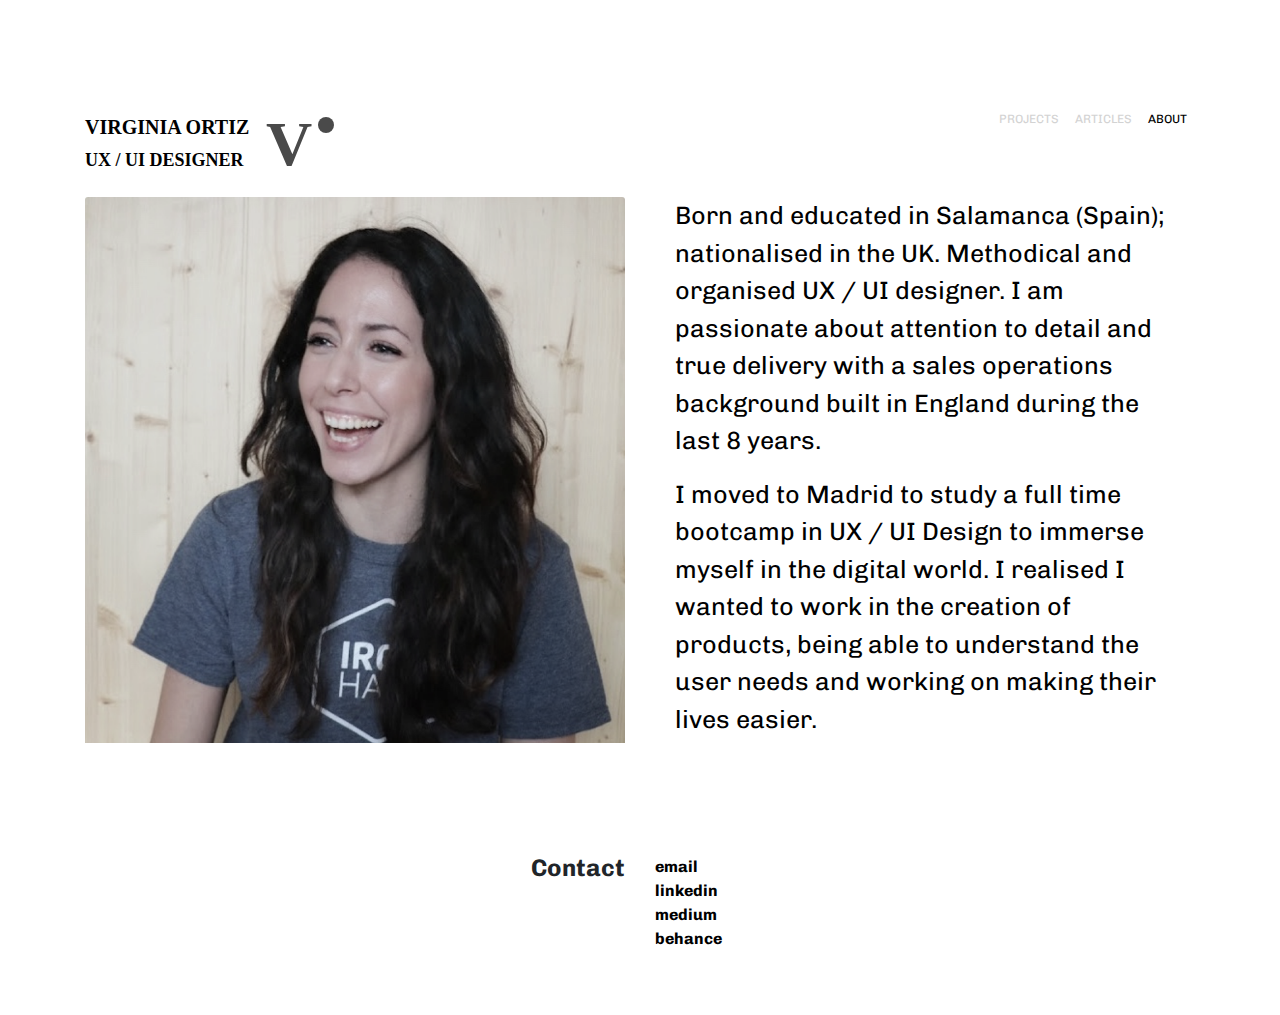
<file: about.html>
<html>
  <head>
    <meta charset="UTF-8">
    <meta name="viewport" content="width=device-width, initial-scale=1.0">
    <meta http-equiv="X-UA-Compatible" content="ie=edge">
    <title>Virginia Ortiz</title>
    <link rel="stylesheet" href="stylesheets/bootstrap.min.css">
    <link rel="stylesheet" href="stylesheets/style.css">
    <link href="https://fonts.googleapis.com/css?family=Chivo" rel="stylesheet">
  </head>
  <body>
    <nav class="navbar navbar-expand-lg fixed-top">
      <div class="container">
        <div class="row">
          <div class="col-9 name">
            <a href="index.html">
              <div class="name">Virginia Ortiz</div>
              <div class= "surname">UX / UI Designer </div>
            </a>
          </div>
          <div class="col-2" id="logo">
            <img src="resources/images/logov.svg" alt="logo">
          </div>
        </div>
        <div class="navbar-collapse" id="navbarResponsive">
          <ul class="navbar-nav ml-auto">
            <li>
              <a class="nav-link nav-item" href="index.html">Projects
              </a>
            </li>
            <li>
              <a class="nav-link nav-item" href="articles.html">Articles</a>
            </li>
            <li>
              <a class="nav-link nav-item active" href="about.html">About</a>
              <span class="sr-only">(current)</span>
            </li>
          </ul>
        </div>
      </div>
    </nav>
    <div class="container">
      <div class="row" id="projects-portfolio">
        <div class="col-lg-6 aboutme-photo">
          <div class="profile-img">
            <img class="card-img-top profile-img" src="resources/images/profile.png" alt="virginiaortiz">
          </div>
        </div>
        <div class="col-lg-6 aboutme-text">
          <div class="text">
            <p class="description">
              Born and educated in Salamanca (Spain); nationalised in the UK. Methodical and organised UX / UI designer. I am passionate about attention to detail and true delivery with a sales operations background built in England during the last 8 years.
            </p>
            <p class="description">
              I moved to Madrid to study a full time bootcamp in UX / UI Design to immerse myself in the digital world. I realised I wanted to work in the creation of products, being able to understand the user needs and working on making their lives easier.
            </p>
          </div>
        </div>
      </div>
      <footer class="py-5">
        <div class="container">
          <div class="row col-contact">
            <div class="col-3"></div>
            <div class="col-3">
              <p class="footer-contact-title">Contact</p>
            </div>
            <div col="col-3 list">
              <ul class="footer-link-list">
                <li class="contact">
                  <a href="mailto:virginiaortizboyero@gmail.com">email</a>
                </li>
                <li class="contact">
                  <a href="https://www.linkedin.com/in/virginiaortizboyero/" target="_blank">linkedin</a>
                </li>
                <li class="contact">
                  <a href="https://medium.com/@virginiaob86" target="_blank">medium</a>
                </li>
                <li class="contact">
                  <a href="https://www.behance.net/virginiaob" target="_blank">behance</a>
                </li>
              </ul>
            </div>
          </div>
        </div>
      </footer>
  </body>
</html>
</file>
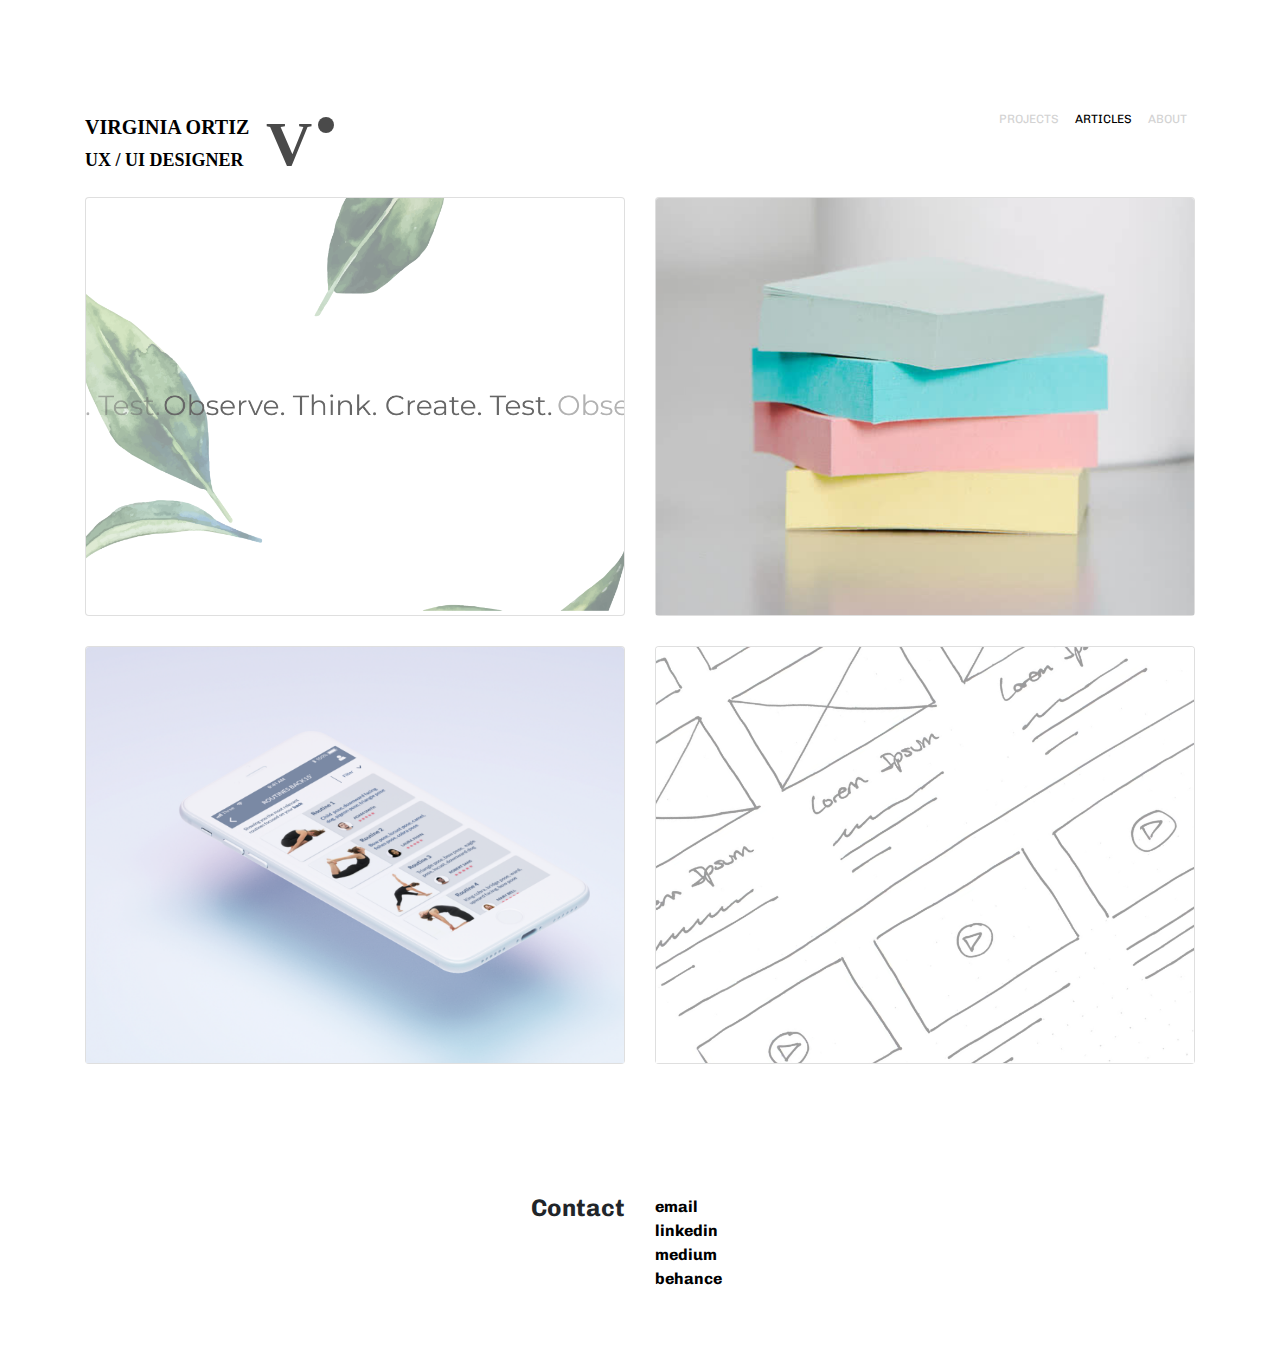
<file: articles.html>
<html>
  <head>
    <meta charset="UTF-8">
    <meta name="viewport" content="width=device-width, initial-scale=1.0">
    <meta http-equiv="X-UA-Compatible" content="ie=edge">
    <title>Virginia Ortiz</title>
    <link rel="stylesheet" href="stylesheets/bootstrap.min.css">
    <link rel="stylesheet" href="stylesheets/style.css">
    <link href="https://fonts.googleapis.com/css?family=Chivo" rel="stylesheet">
  </head>
  <body>
    <nav class="navbar navbar-expand-lg fixed-top">
      <div class="container">
        <div class="row">
          <div class="col-9 name">
            <a href="index.html">
              <div class="name">Virginia Ortiz</div>
              <div class= "surname">UX / UI Designer </div>
            </a>
          </div>
          <div class="col-2" id="logo">
            <img src="resources/images/logov.svg" alt="logo">
          </div>
        </div>
        <div class="navbar-collapse" id="navbarResponsive">
          <ul class="navbar-nav ml-auto">
            <li>
              <a class="nav-link nav-item" href="index.html">Projects
              </a>
            </li>
            <li>
              <a class="nav-link nav-item active" href="articles.html">Articles</a>
              <span class="sr-only">(current)</span>
            </li>
            <li>
              <a class="nav-link nav-item" href="about.html">About</a>
            </li>
          </ul>
        </div>
      </div>
    </nav>
    <div class="container">
      <div class="row" id="projects-portfolio">
        <div class="col-lg-6 portfolio-item">
          <div class="card">
            <a href="https://medium.com/@virginiaob86/ux-ui-ironhack-madrid-1st-week-2e3a4c76aa0" target="_blank">
              <img class="card-img-top portfolio-img" src="resources/articles/egrocery.png" alt="e-groceries">
              <div class="portfolio-middle">
                <p class="portfolio-title">e-grocery</p>
                <p class="portfolio-subtitle">Design Thinking process</p>
              </div>
            </a>
          </div>
        </div>
        <div class="col-lg-6 portfolio-item">
          <div class="card">
            <a href="https://medium.com/@virginiaob86/ux-ui-ironhack-madrid-2nd-week-b5e54f74f233" target="_blank">
              <img class="card-img-top portfolio-img" src="resources/articles/uxcasestudy.png" alt="e-groceries">
              <div class="portfolio-middle">
                <p class="portfolio-title">e-grocery</p>
                <p class="portfolio-subtitle">UX case study</p>
              </div>
            </a>
          </div>
        </div>
        <div class="col-lg-6 portfolio-item">
          <div class="card">
            <a href="https://medium.com/@virginiaob86/ux-ui-ironhack-madrid-3rd-week-909ddc19aa6d" target="_blank">
              <img class="card-img-top portfolio-img" src="resources/articles/cover Behance article.png" alt="bodysphere">
              <div class="portfolio-middle">
                <p class="portfolio-title">bodysphere</p>
                <p class="portfolio-subtitle">UX case study</p>
              </div>
            </a>
          </div>
        </div>
        <div class="col-lg-6 portfolio-item">
          <div class="card">
            <a href="https://medium.com/@virginiaob86/wireframing-challenge-857cf4e42f7" target="_blank">
              <img class="card-img-top portfolio-img" src="resources/articles/wireframes.png" alt="wireframes">
              <div class="portfolio-middle">
                <p class="portfolio-title">wireframing</p>
                <p class="portfolio-subtitle">Sketch wireframes</p>
              </div>
            </a>
          </div>
        </div>
      </div>
      <footer class="py-5">
        <div class="container">
          <div class="row col-contact">
            <div class="col-3"></div>
            <div class="col-3">
              <p class="footer-contact-title">Contact</p>
            </div>
            <div col="col-3 list">
              <ul class="footer-link-list">
                <li class="contact">
                  <a href="mailto:virginiaortizboyero@gmail.com">email</a>
                </li>
                <li class="contact">
                  <a href="https://www.linkedin.com/in/virginiaortizboyero/" target="_blank">linkedin</a>
                </li>
                <li class="contact">
                  <a href="https://medium.com/@virginiaob86" target="_blank">medium</a>
                </li>
                <li class="contact">
                  <a href="https://www.behance.net/virginiaob" target="_blank">behance</a>
                </li>
              </ul>
            </div>
          </div>
        </div>
      </footer>
  </body>
</html>
</file>
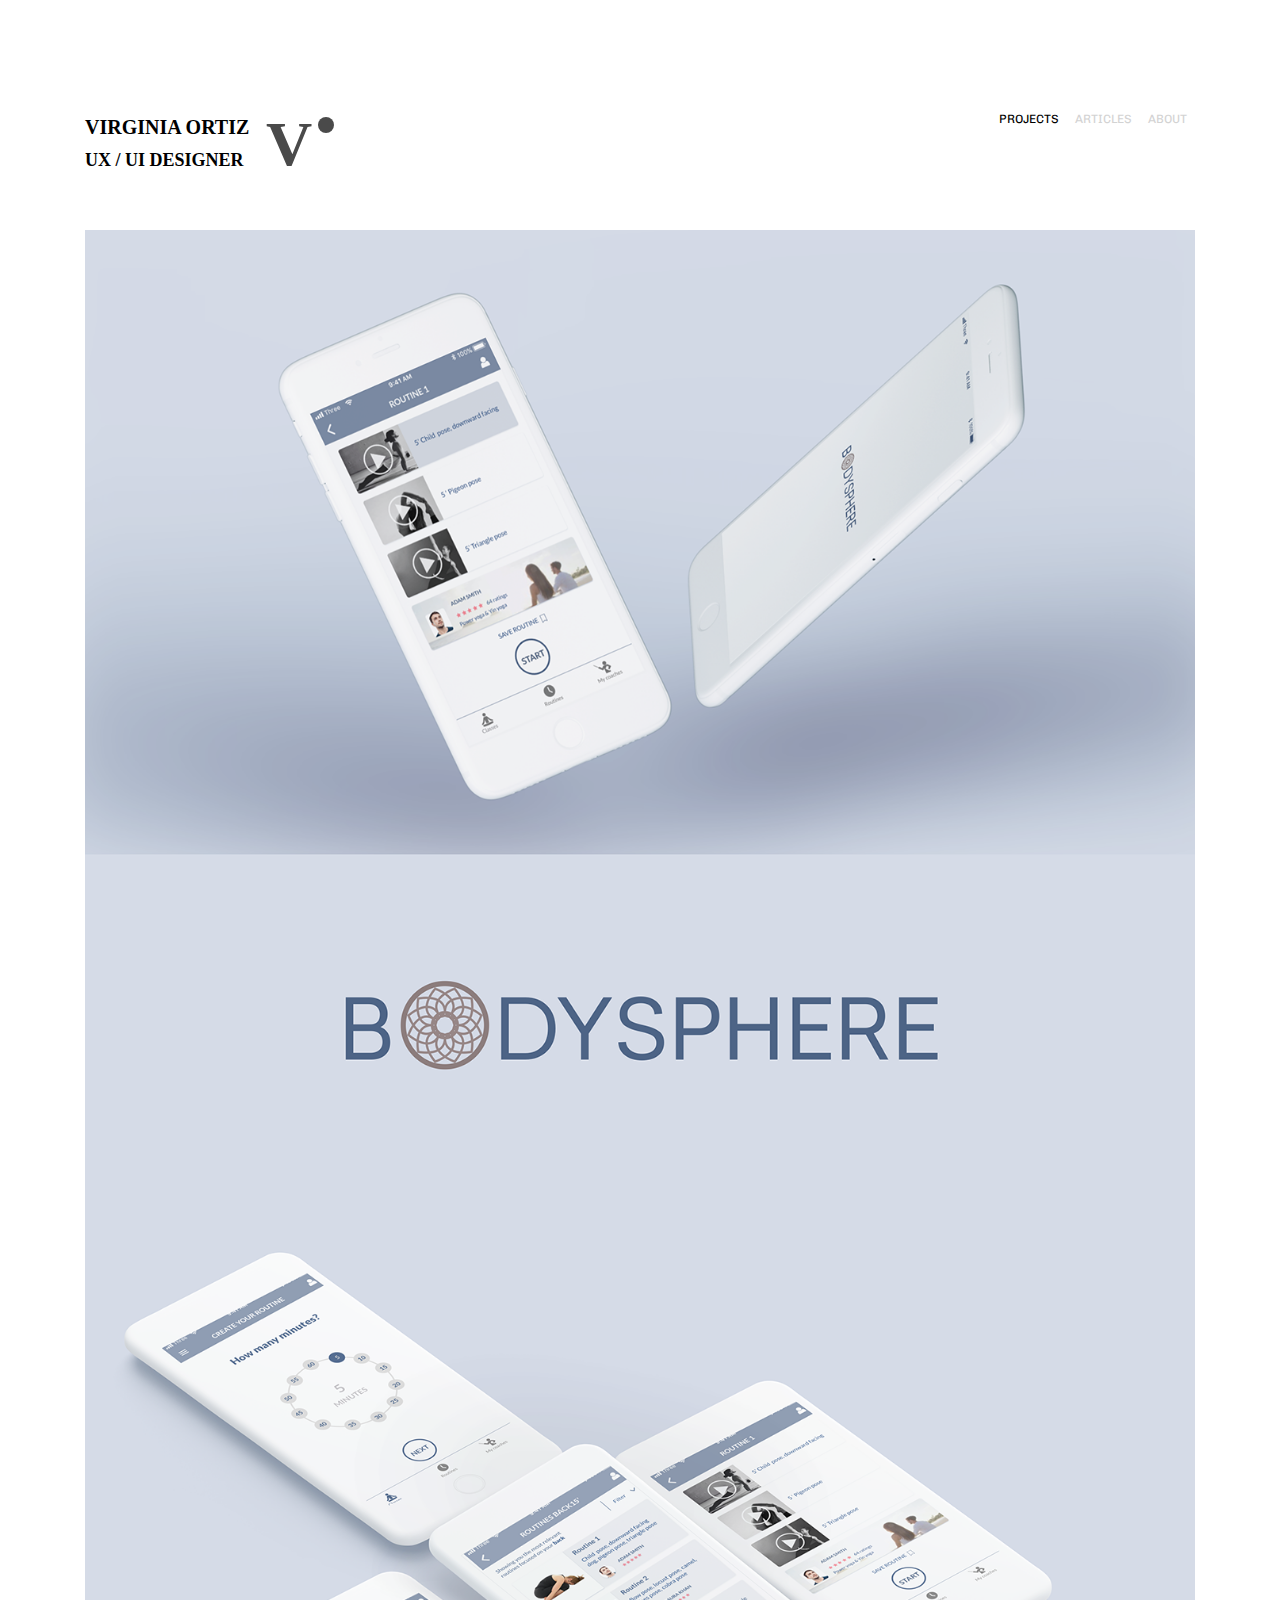
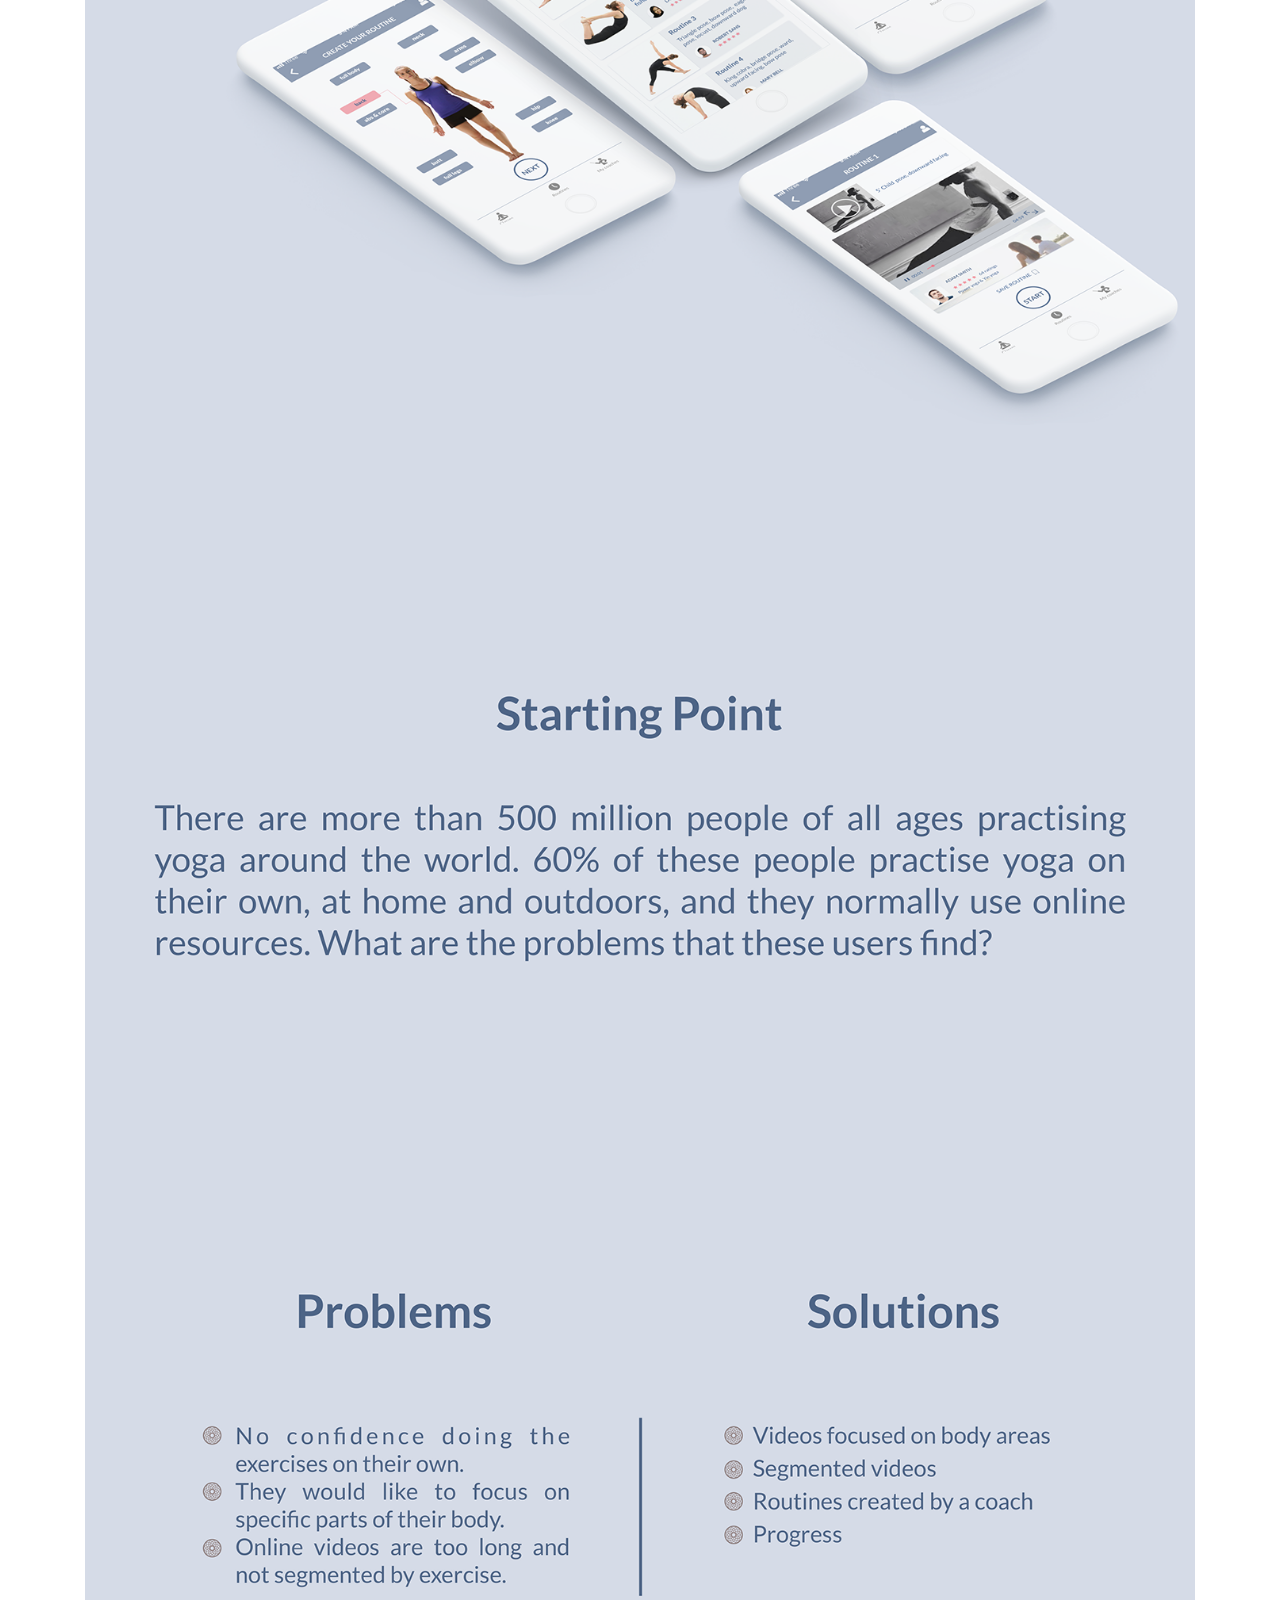
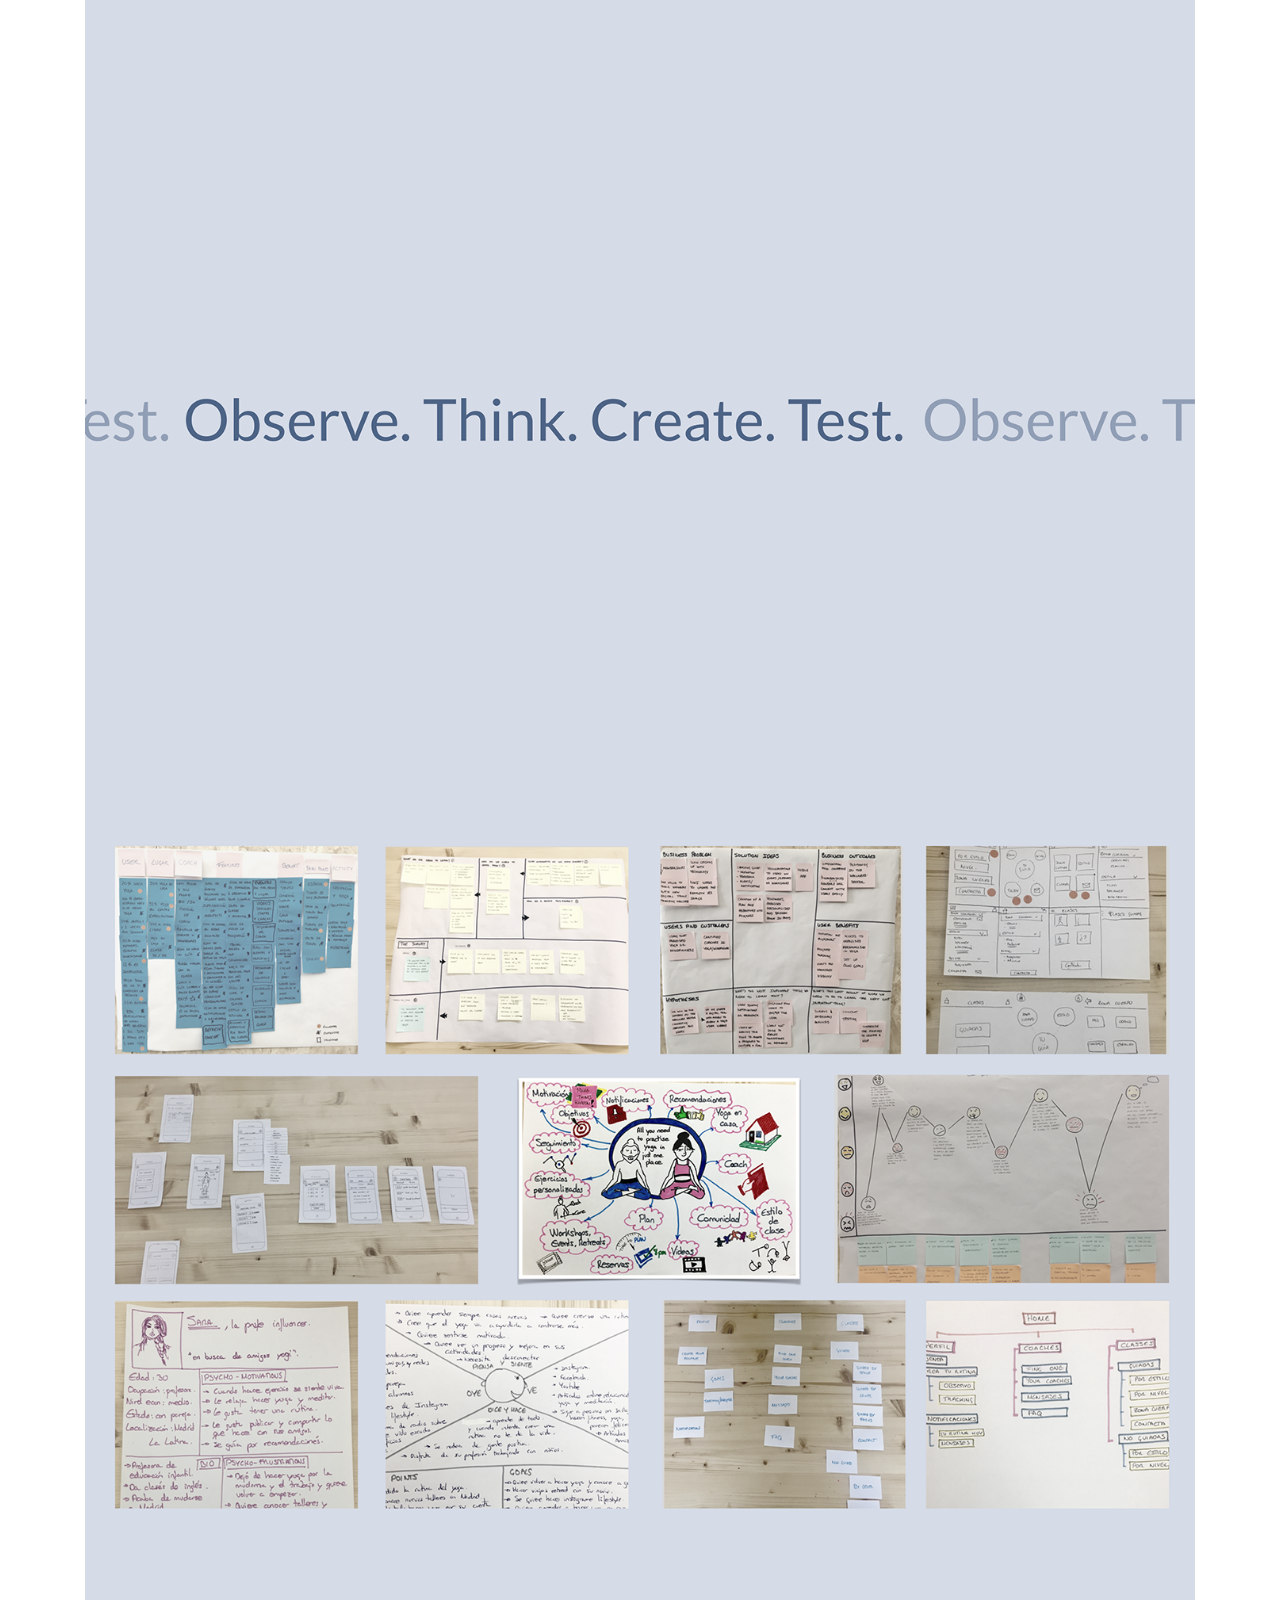
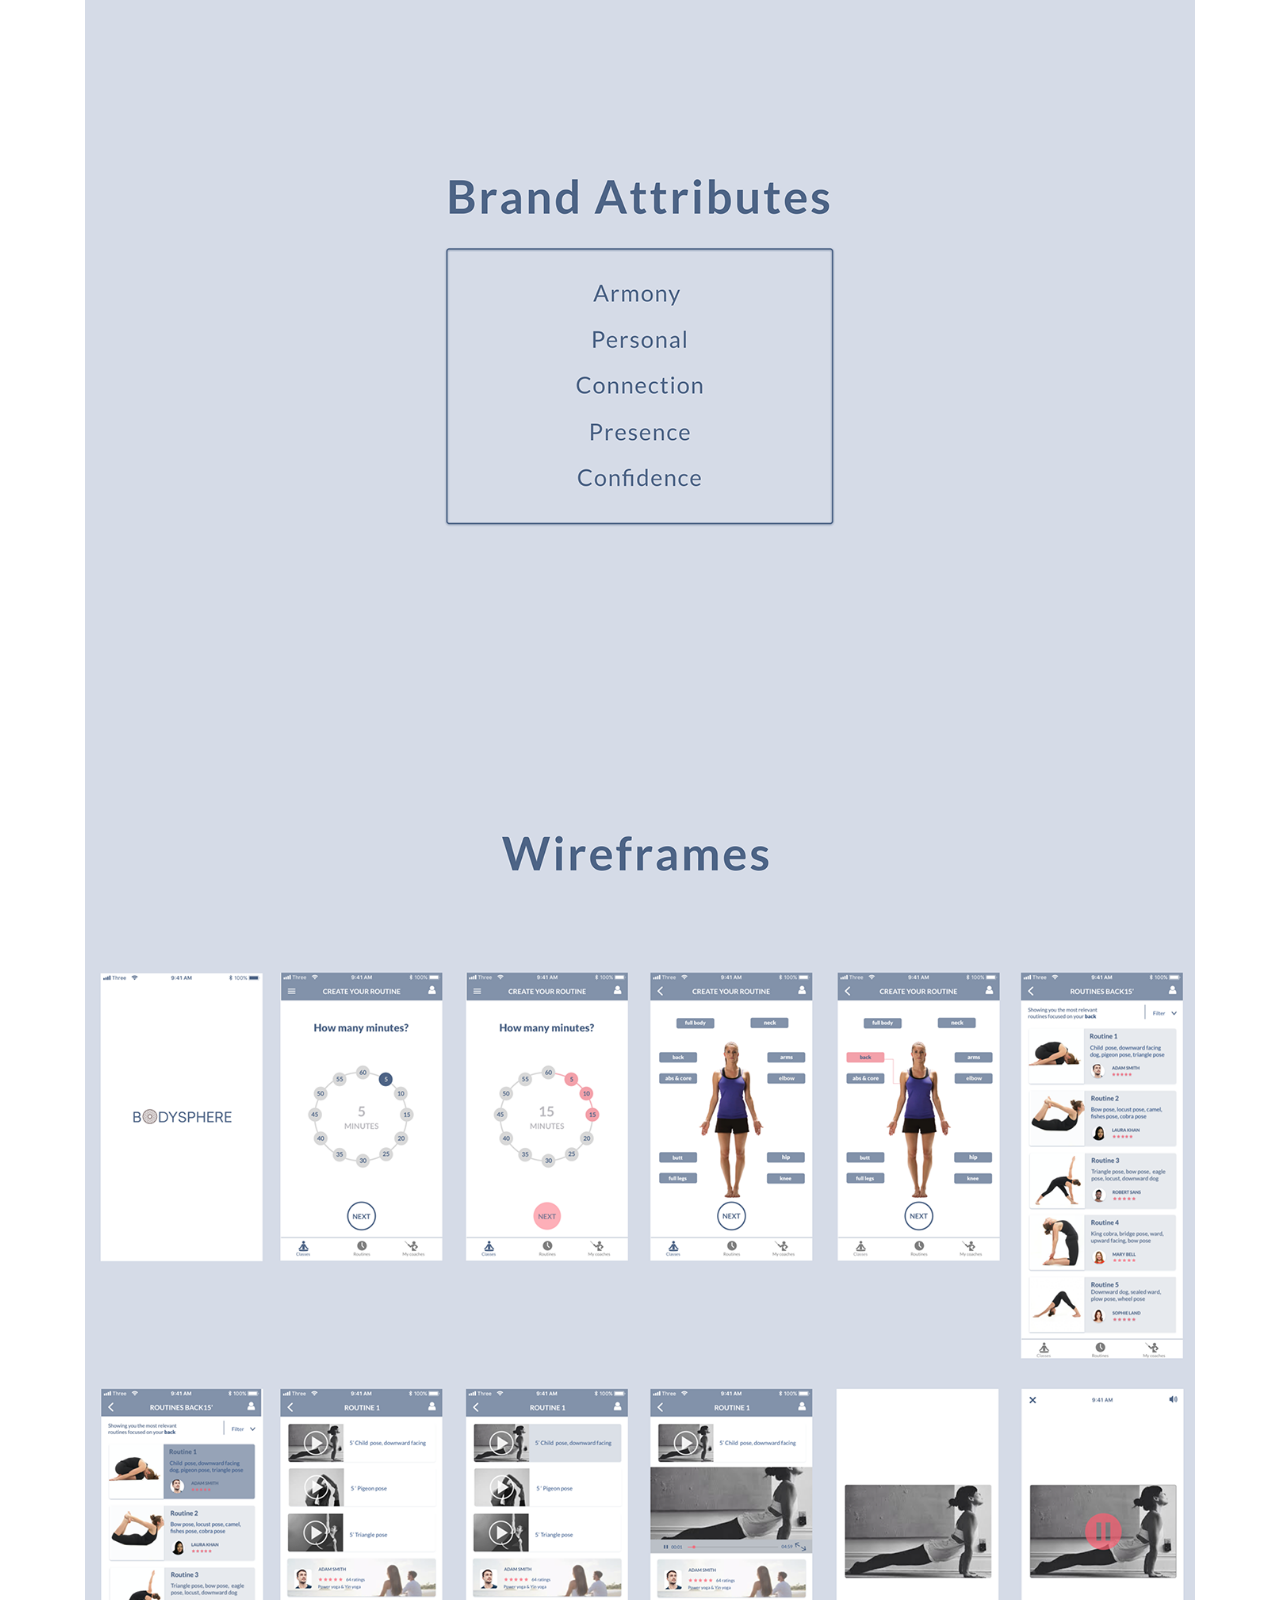
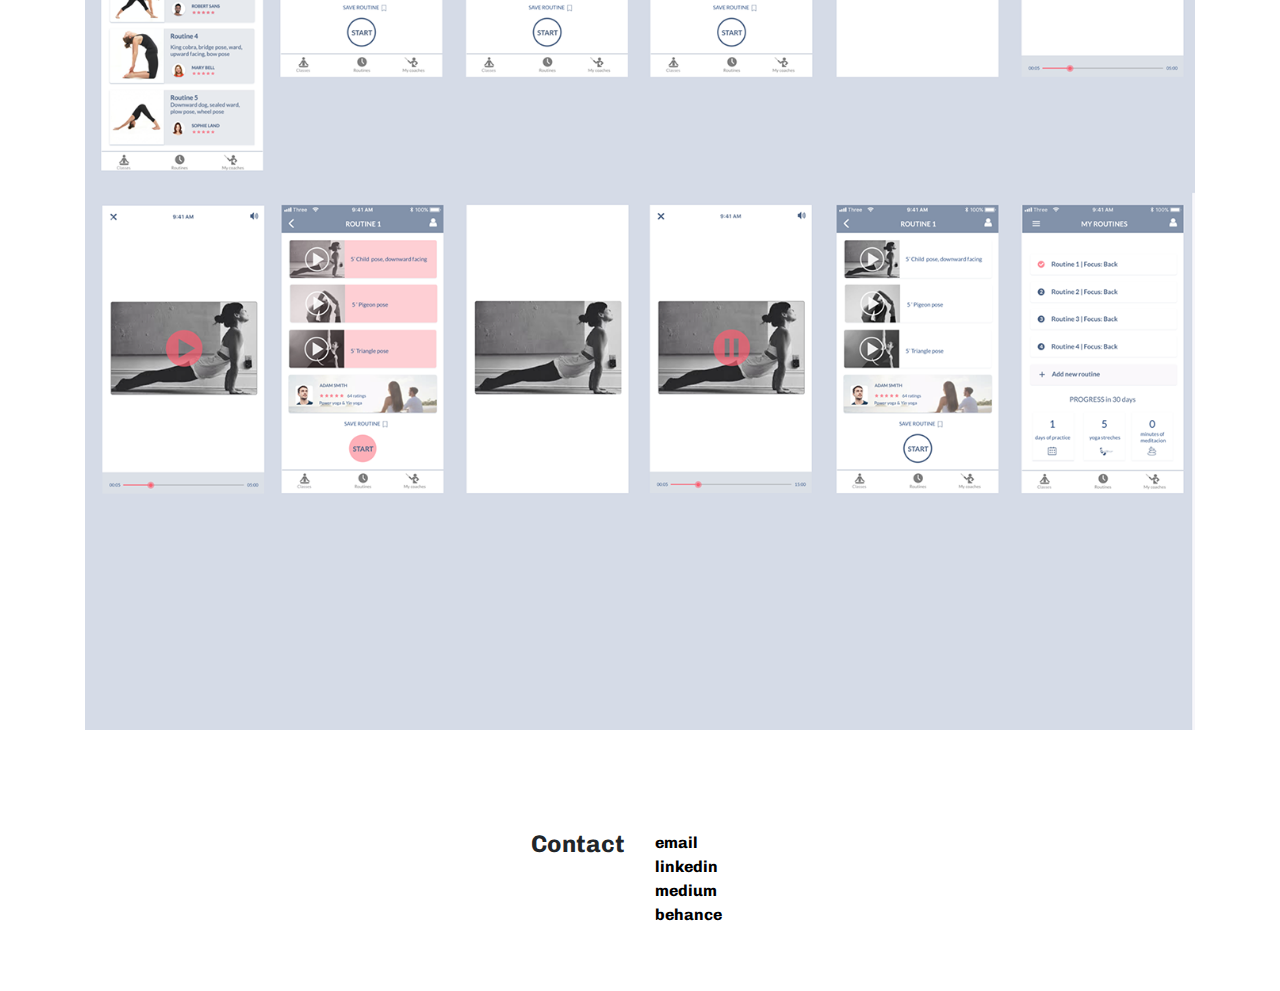
<file: projects/bodysphere.html>
<html>
  <head>
    <meta charset="UTF-8">
    <meta name="viewport" content="width=device-width, initial-scale=1.0">
    <meta http-equiv="X-UA-Compatible" content="ie=edge">
    <title>Virginia Ortiz</title>
    <link rel="stylesheet" href="../stylesheets/bootstrap.min.css">
    <link rel="stylesheet" href="../stylesheets/style.css">
    <link href="https://fonts.googleapis.com/css?family=Chivo" rel="stylesheet">
  </head>
  <body>
    <nav class="navbar navbar-expand-lg fixed-top">
      <div class="container">
        <div class="row">
          <div class="col-9 name">
            <a href="../index.html">
              <div class="name">Virginia Ortiz</div>
              <div class= "surname">UX / UI Designer </div>
            </a>
          </div>
          <div class="col-2" id="logo">
            <img src="../resources/images/logov.svg" alt="logo">
          </div>
        </div>
        <div class="navbar-collapse" id="navbarResponsive">
          <ul class="navbar-nav ml-auto">
            <li>
              <a class="nav-link nav-item active" href="../index.html">Projects
                <span class="sr-only">(current)</span>
              </a>
            </li>
            <li>
              <a class="nav-link nav-item" href="../articles.html">Articles</a>
            </li>
            <li>
              <a class="nav-link nav-item" href="../about.html">About</a>
            </li>
          </ul>
        </div>
      </div>
    </nav>
    <div class="container">
      <div class="row">
        <div class="col-lg-12">
          <img src="../resources/images/projects/bodysphere.png" alt="bodysphere" class="projects-cover">
        </div>
      </div>
      <footer class="py-5">
        <div class="container">
          <div class="row col-contact">
            <div class="col-3"></div>
            <div class="col-3">
              <p class="footer-contact-title">Contact</p>
            </div>
            <div col="col-3 list">
              <ul class="footer-link-list">
                <li class="contact">
                  <a href="mailto:virginiaortizboyero@gmail.com">email</a>
                </li>
                <li class="contact">
                  <a href="https://www.linkedin.com/in/virginiaortizboyero/" target="_blank">linkedin</a>
                </li>
                <li class="contact">
                  <a href="https://medium.com/@virginiaob86" target="_blank">medium</a>
                </li>
                <li class="contact">
                  <a href="https://www.behance.net/virginiaob" target="_blank">behance</a>
                </li>
              </ul>
            </div>
          </div>
        </div>
      </footer>
  </body>
</html>
</file>
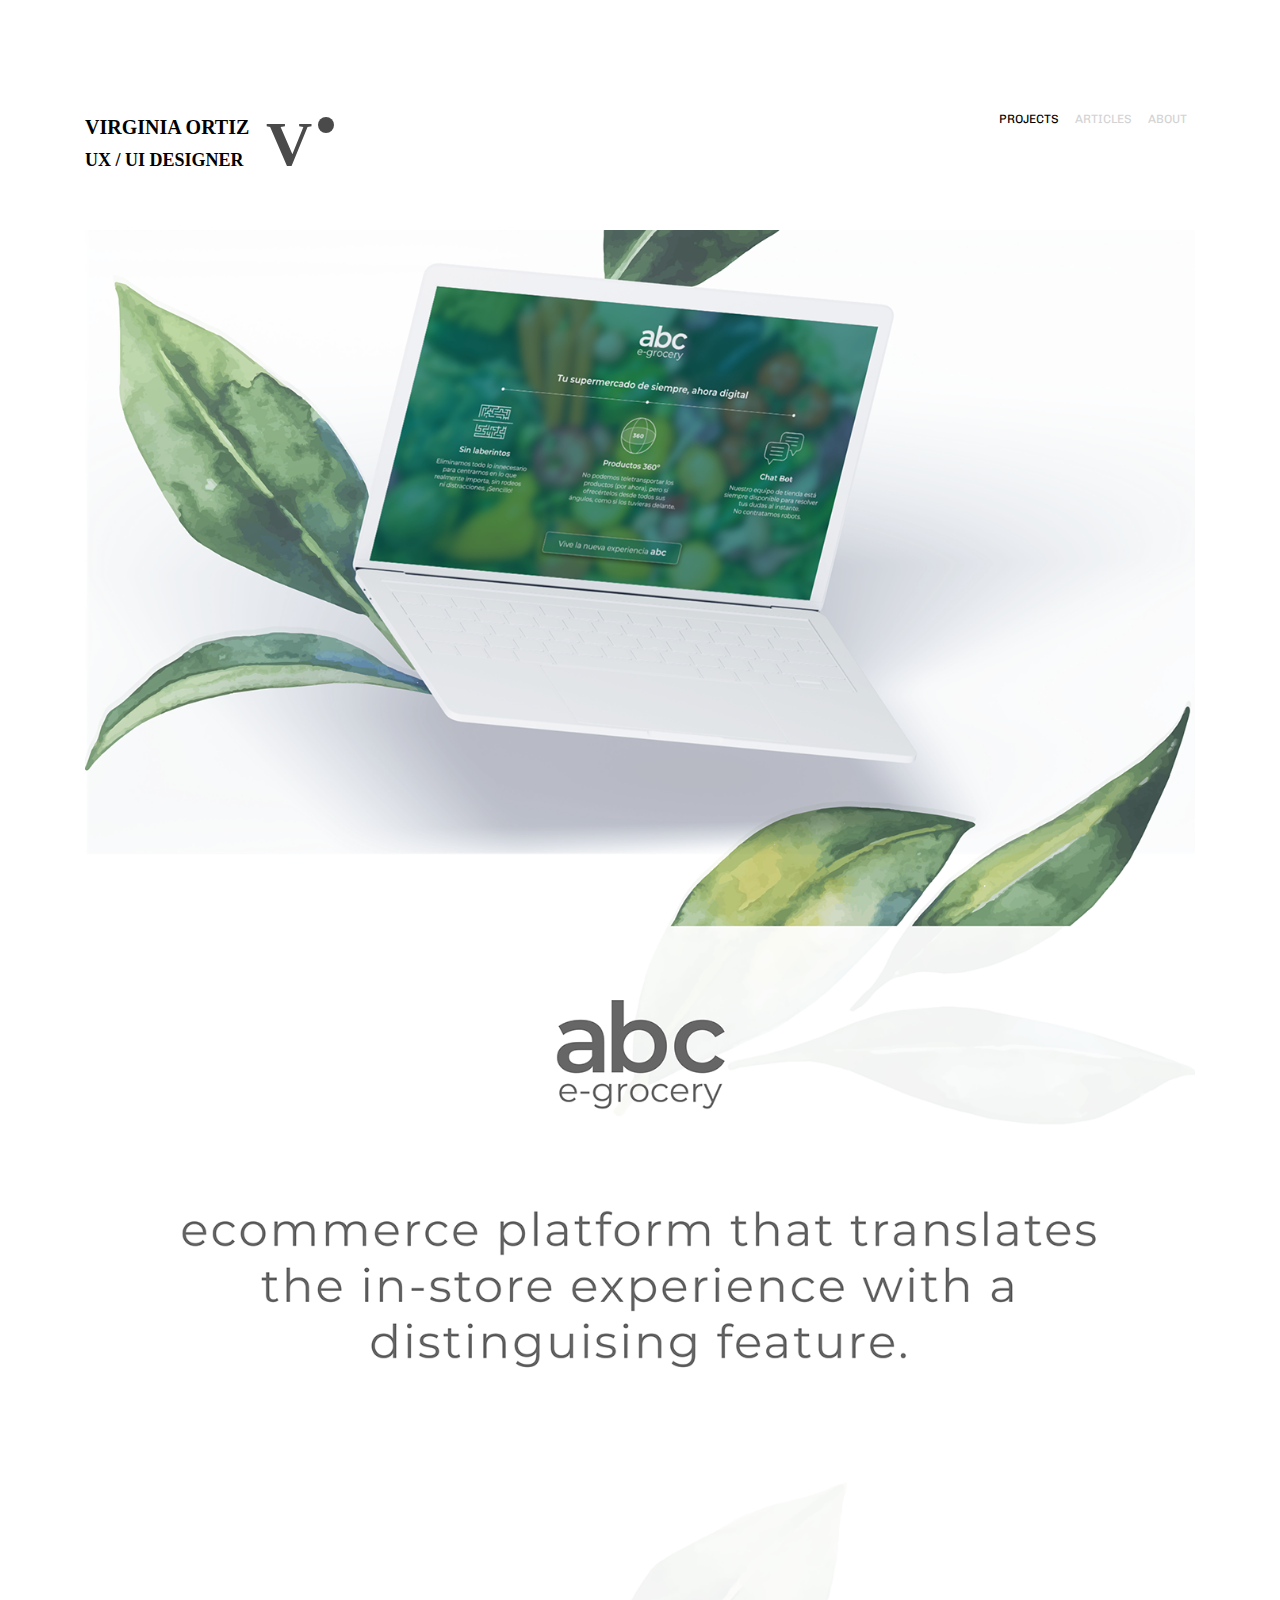
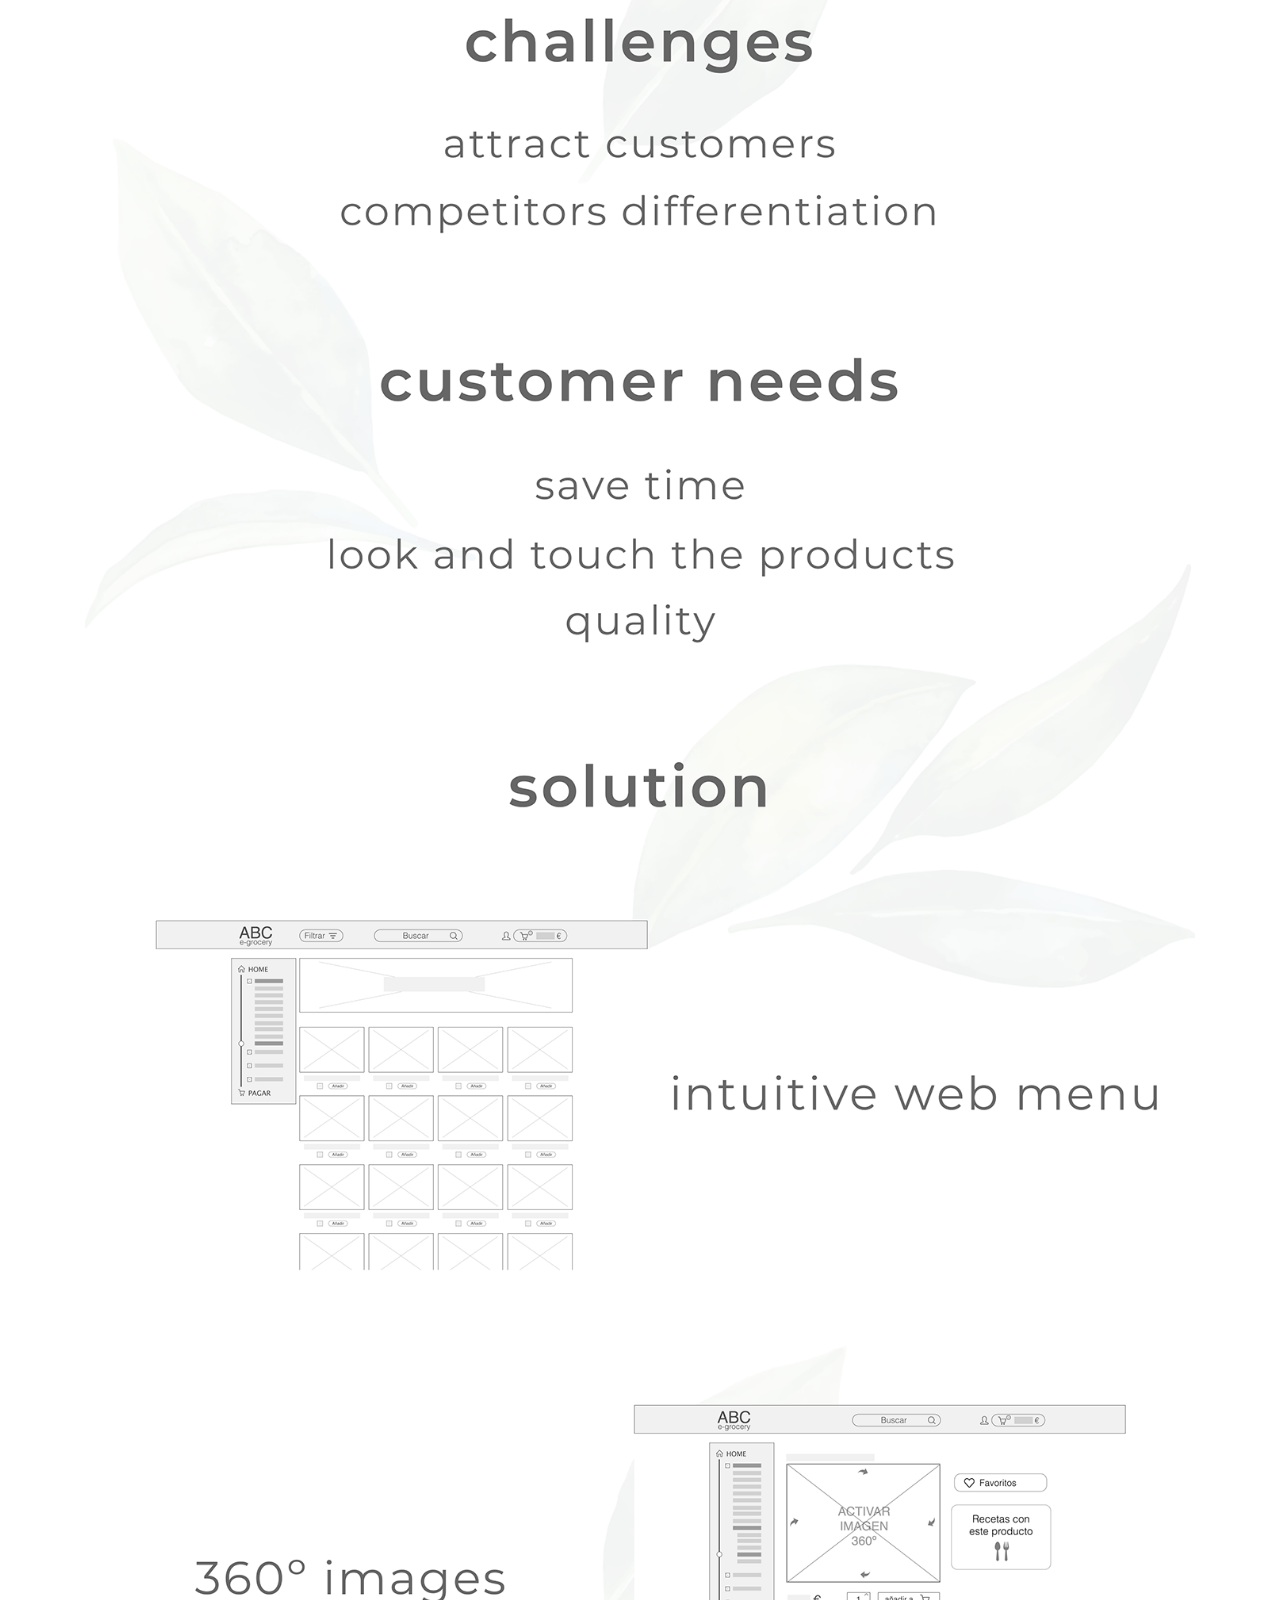
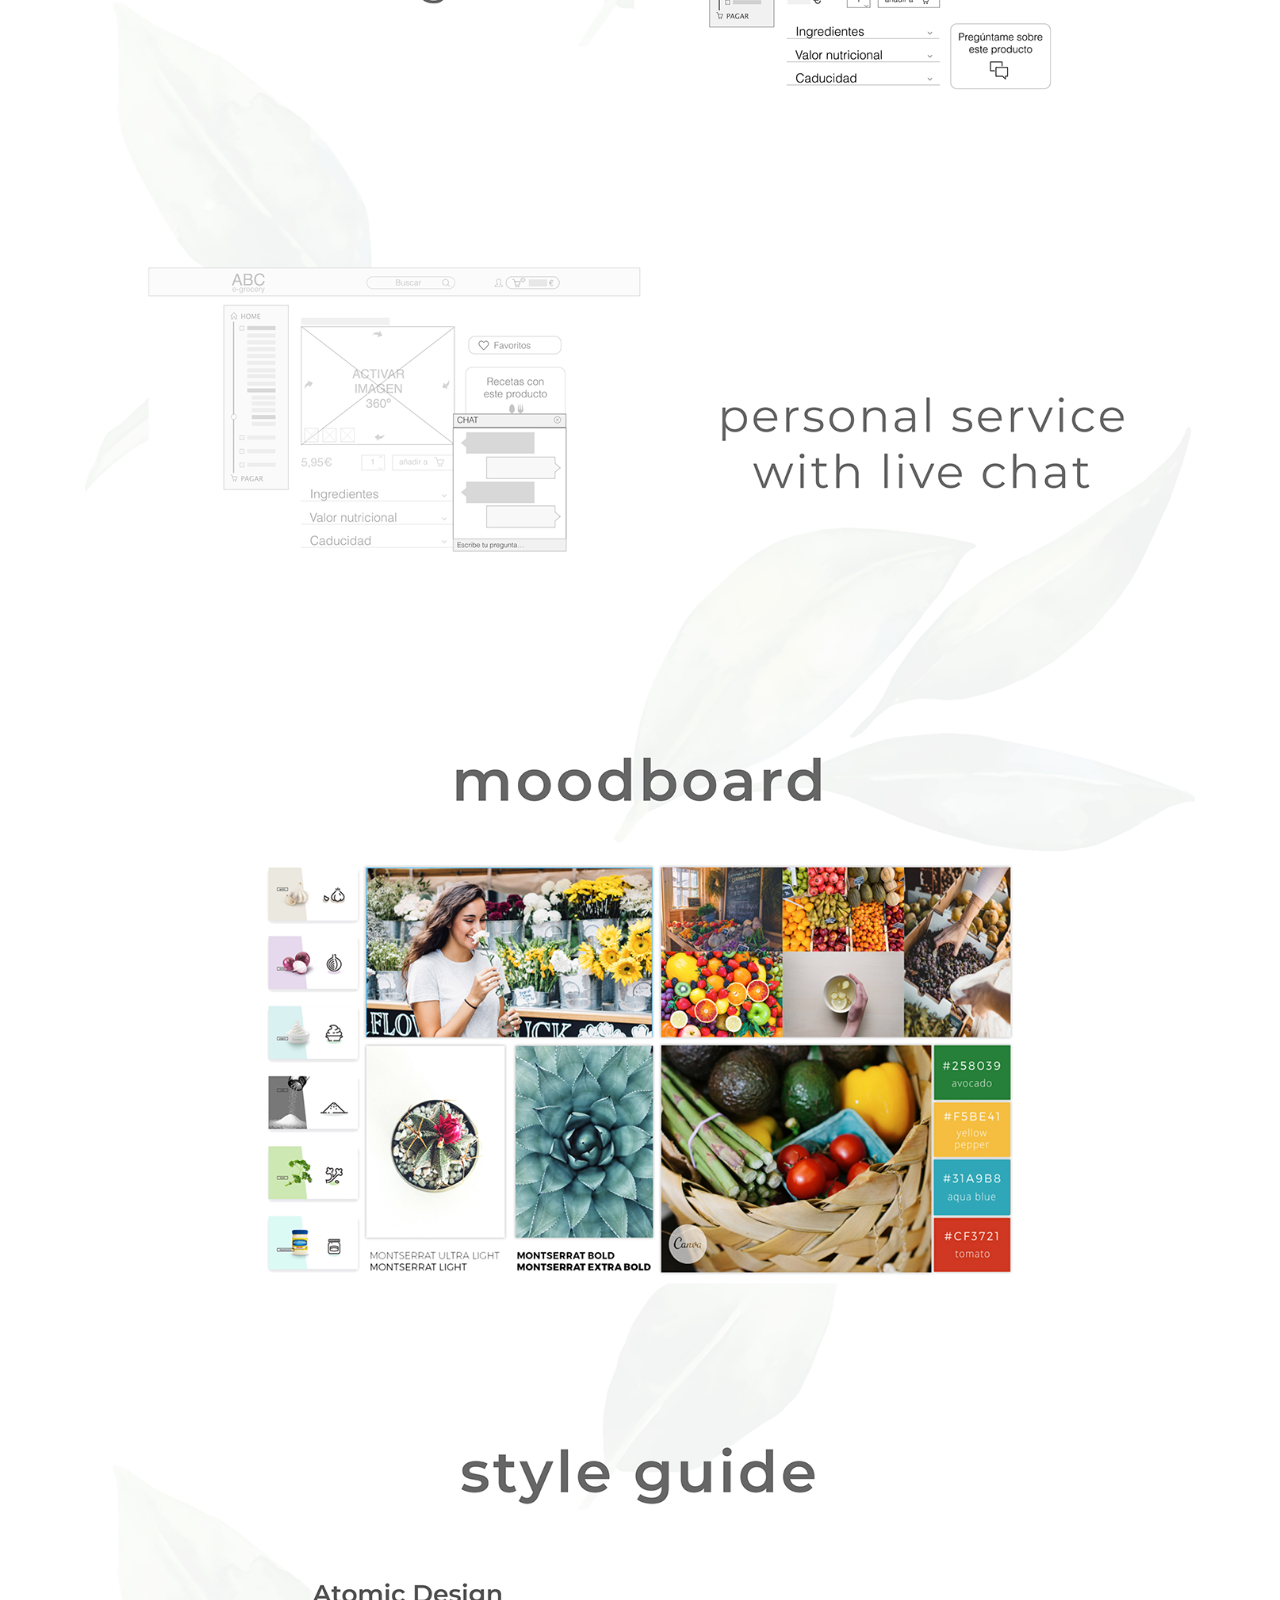
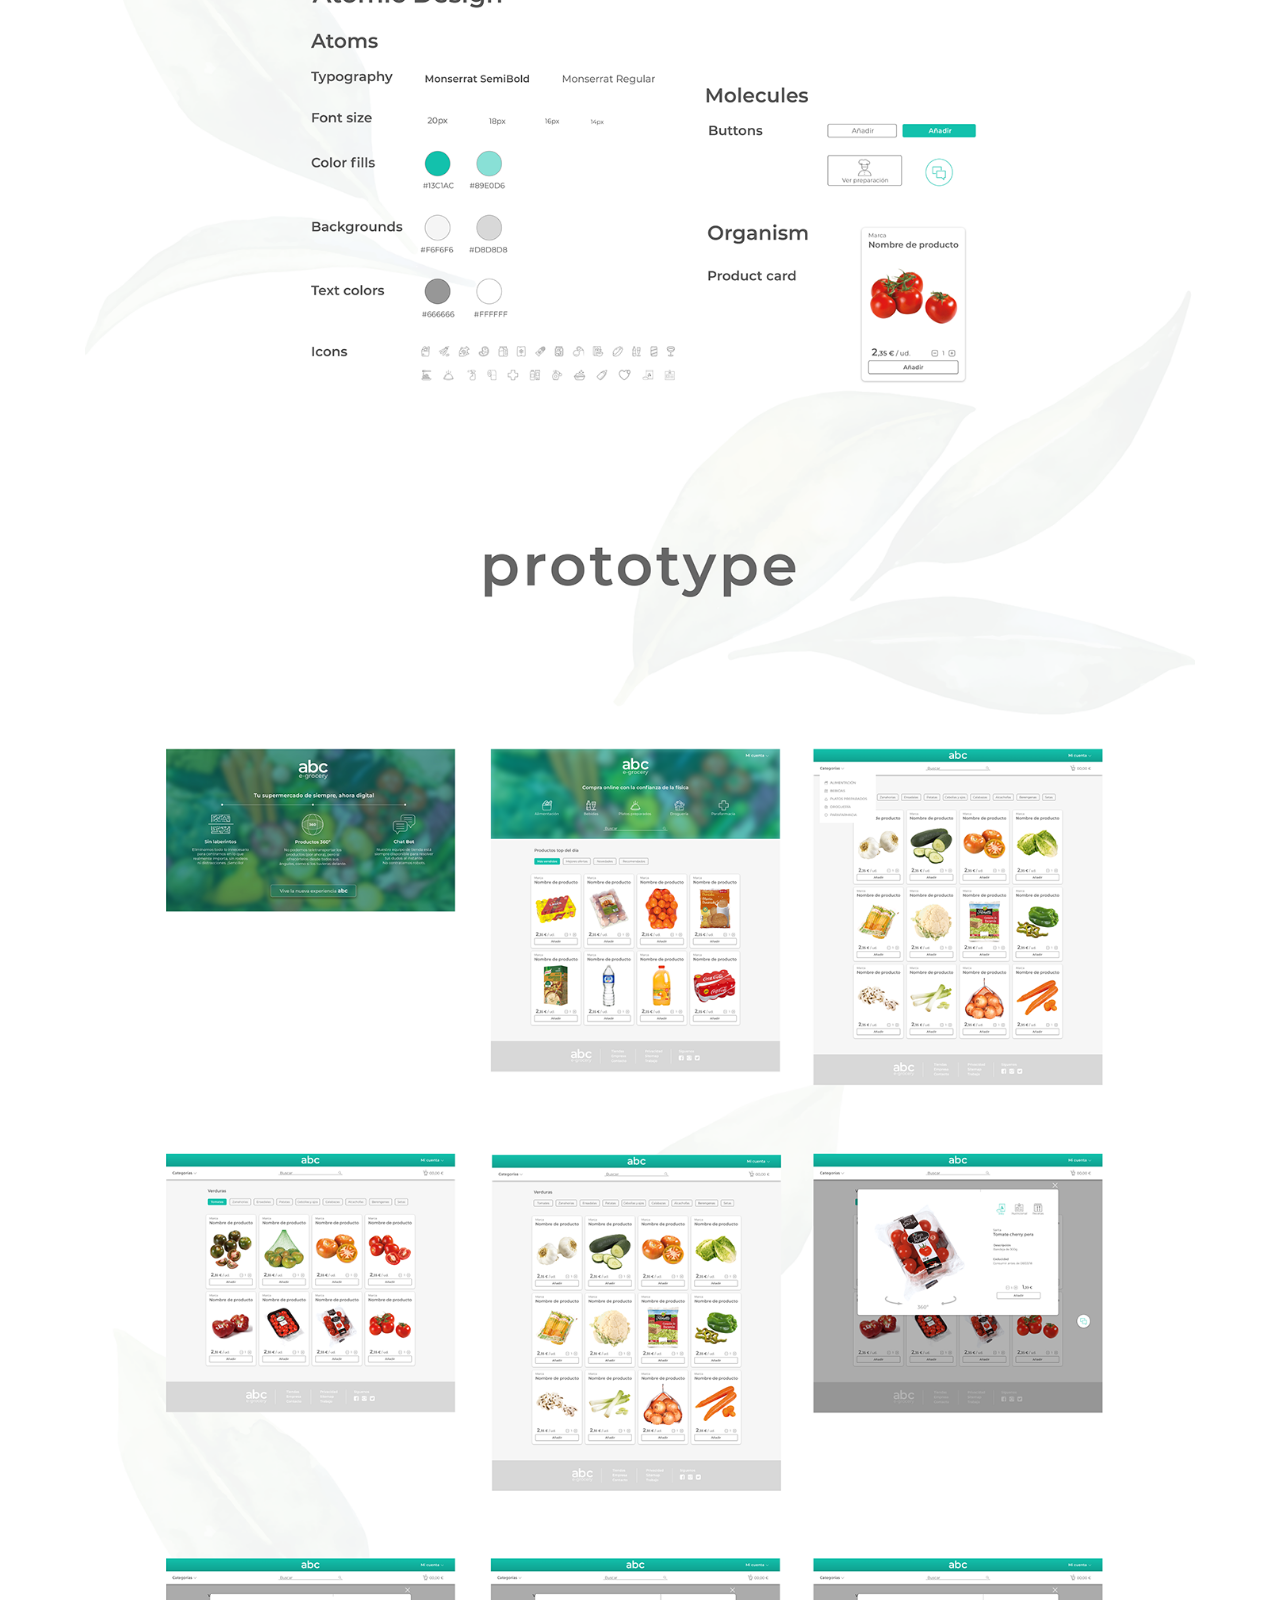
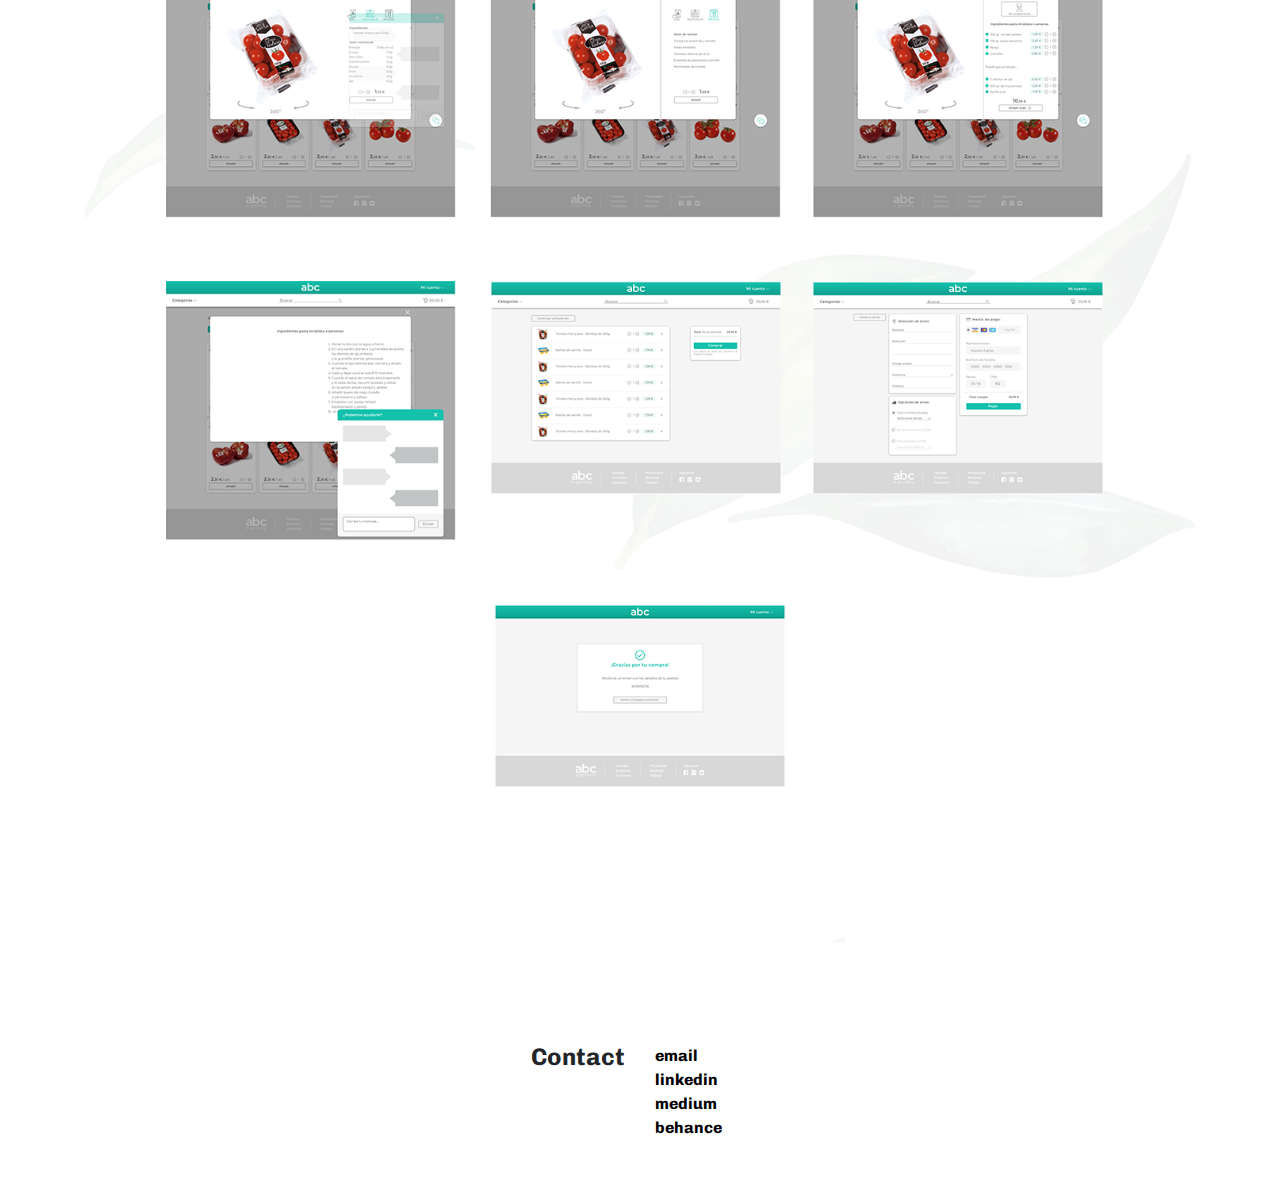
<file: projects/egroceries.html>
<html>
  <head>
    <meta charset="UTF-8">
    <meta name="viewport" content="width=device-width, initial-scale=1.0">
    <meta http-equiv="X-UA-Compatible" content="ie=edge">
    <title>Virginia Ortiz</title>
    <link rel="stylesheet" href="../stylesheets/bootstrap.min.css">
    <link rel="stylesheet" href="../stylesheets/style.css">
    <link href="https://fonts.googleapis.com/css?family=Chivo" rel="stylesheet">
  </head>
  <body>
    <nav class="navbar navbar-expand-lg fixed-top">
      <div class="container">
        <div class="row">
          <div class="col-9 name">
            <a href="../index.html">
              <div class="name">Virginia Ortiz</div>
              <div class= "surname">UX / UI Designer </div>
            </a>
          </div>
          <div class="col-2" id="logo">
            <img src="../resources/images/logov.svg" alt="logo">
          </div>
        </div>
        <div class="navbar-collapse" id="navbarResponsive">
          <ul class="navbar-nav ml-auto">
            <li>
              <a class="nav-link nav-item active" href="../index.html">Projects
                <span class="sr-only">(current)</span>
              </a>
            </li>
            <li>
              <a class="nav-link nav-item" href="../articles.html">Articles</a>
            </li>
            <li>
              <a class="nav-link nav-item" href="../about.html">About</a>
            </li>
          </ul>
        </div>
      </div>
    </nav>
    <div class="container">
      <div class="row">
        <div class="col-lg-12">
          <img src="../resources/images/projects/egroceries.png" alt="e-groceries" class="projects-cover">
        </div>
      </div>
      <footer class="py-5">
        <div class="container">
          <div class="row col-contact">
            <div class="col-3"></div>
            <div class="col-3">
              <p class="footer-contact-title">Contact</p>
            </div>
            <div col="col-3 list">
              <ul class="footer-link-list">
                <li class="contact">
                  <a href="mailto:virginiaortizboyero@gmail.com">email</a>
                </li>
                <li class="contact">
                  <a href="https://www.linkedin.com/in/virginiaortizboyero/" target="_blank">linkedin</a>
                </li>
                <li class="contact">
                  <a href="https://medium.com/@virginiaob86" target="_blank">medium</a>
                </li>
                <li class="contact">
                  <a href="https://www.behance.net/virginiaob" target="_blank">behance</a>
                </li>
              </ul>
            </div>
          </div>
        </div>
      </footer>
  </body>
</html>
</file>
<file: stylesheets/style.css>
@media (min-width: 992px) {
  body {
    padding-top: 112px;
  }
}

a {
  color: black;
}

a:hover {
  color: lightgrey;
  text-decoration: none;
}

.row {
  padding-top:48px;
}

@media (min-width: 992px) {
  body {
    padding-top: 56px;
  }
}

#projects-portfolio {
  padding-top: 0px;
  margin-top: 15px;
}

.description {
  font-family: chivo;
  font-size: 25px;
  color: black;
  padding-left: 20px;
  padding-right: 20px;
  text-align: left;
}

/* @media display none col-3 */
.fixed-top {
  position: unset;
}

.portfolio-item {
  margin-bottom: 30px;
}

.card:hover .portfolio-img {
  opacity: 0;
}

.card:hover .portfolio-middle {
  opacity: 1;
}

.portfolio-img {
  opacity: 1;
  display: block;
  width: 100%;
  height: auto;
  transition: .5s ease;
  backface-visibility: hidden;
}

.portfolio-middle {
  transition: .5s ease;
  opacity: 0;
  position: absolute;
  top: 50%;
  left: 50%;
  transform: translate(-50%, -50%);
  -ms-transform: translate(-50%, -50%);
  text-align: center;
}

.portfolio-title {
  margin-left: 0;
  font-family: chivo;
  font-size: 24px;
  color: black;
  font-weight: bold;
}

.portfolio-subtitle {
  margin-left: 0;
  font-family: chivo;
  font-size: 16px;
  color: gray;
}

.name {
  margin-left: 0;
  font-family: futura;
  font-size: 20px;
  text-transform: uppercase;
  font-weight: bold;
}

.surname {
  font-family: futura;
  font-size: 18px;
  text-transform: uppercase;
  font-weight: bold;
  padding-top: 5px;
  margin-bottom: 0;
}
.nav-item {
  font-family: chivo;
  text-transform: uppercase;
  color: lightgrey;
  font-size: 12px;
  margin-bottom: 0;
}

.nav-item.active {
  color: black;
}

.nav-item :hover {
  color: black;
}

.col-contact {
  font-family: chivo;
  font-weight: regular;
  font-weight: bold;
  font-size: 24px;
}
.contact {
  font-family: chivo;
  font-weight: regular;
  font-size: 16px;
  list-style: none;
}

.footer-contact-title {
  float:right;
}

.footer-link-list {
  padding-left: 15px;
  padding-top: 5px;
}

#logo {
  margin-left: -22px;
  margin-top:5px;
  color:black;
}

.projects-cover {
  width: 100%;
}
.embed-responsive-item {
  padding-top: 72px;
}
</file>
